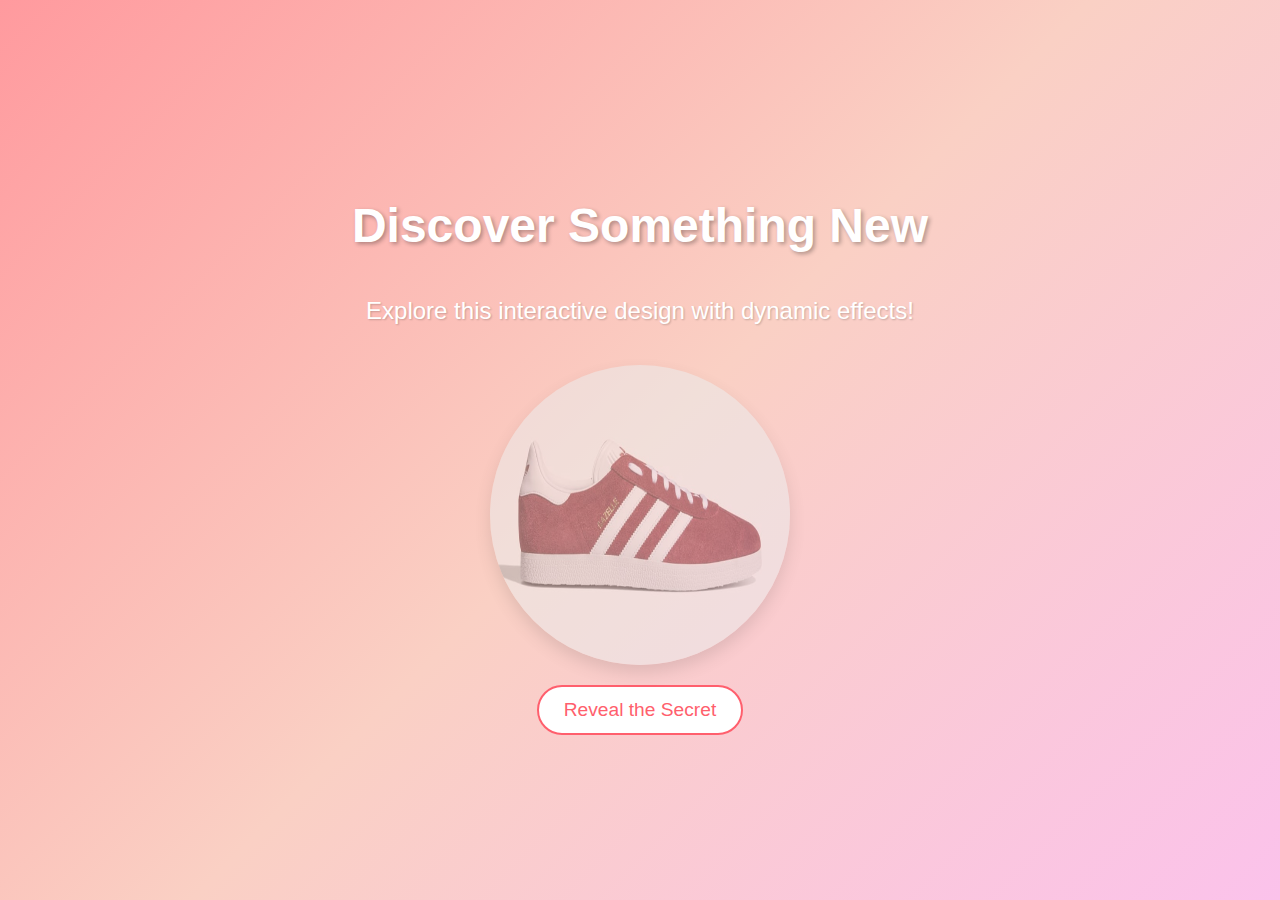
<file: Day-1/index.html>
<!DOCTYPE html>
<html lang="en">

<head>
    <meta charset="UTF-8">
    <meta name="viewport" content="width=device-width, initial-scale=1.0">
    <title>Interactive Webpage</title>
    <link rel="stylesheet" href="./style.css">
</head>

<body>
    <h1>Discover Something New</h1>
    <p>Explore this interactive design with dynamic effects!</p>

    <div class="image-container">
        <img src="./images/adidas-red-1.jpg" alt="Creative Design">
    </div>

    <input type="checkbox" id="toggleSection">
    <label for="toggleSection">Reveal the Secret</label>

    <div class="hidden-section">
        <h2>Congratulations!</h2>
        <p>You have unlocked a hidden message. Keep exploring and learning!</p>
    </div>
</body>

</html>
</file>
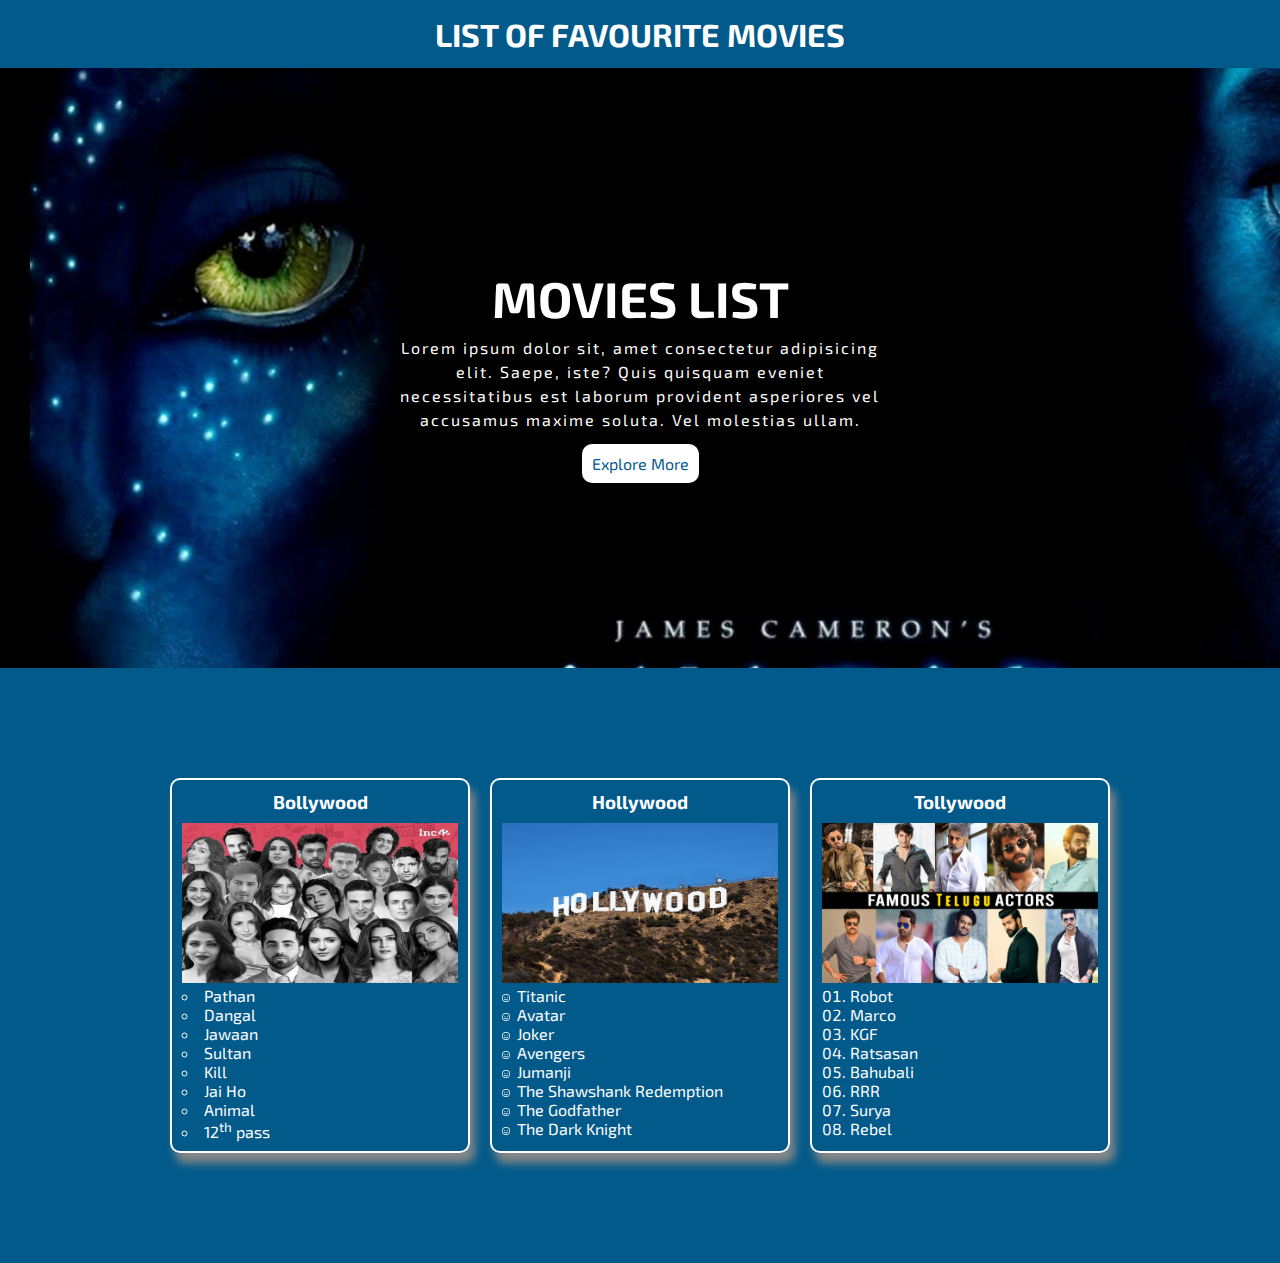
<file: Day-2/index.html>
<!DOCTYPE html>
<html lang="en">

<head>
    <meta charset="UTF-8">
    <meta name="viewport" content="width=device-width, initial-scale=1.0">
    <title>List of favorite Movies</title>
    <link rel="stylesheet" href="./style.css">
    <link rel="preconnect" href="https://fonts.googleapis.com">
    <link rel="preconnect" href="https://fonts.gstatic.com" crossorigin>
    <link href="https://fonts.googleapis.com/css2?family=Exo+2:ital,wght@0,100..900;1,100..900&display=swap" rel="stylesheet">
</head>

<body>
    <header>
        <h1>LIST OF FAVOURITE MOVIES</h1>
    </header>
    <main>
        <section class="hero-section">
            <div class="hero-container">
                <h2>MOVIES LIST</h2>
                <p>Lorem ipsum dolor sit, amet consectetur adipisicing elit. Saepe, iste? Quis quisquam eveniet necessitatibus est laborum provident asperiores vel accusamus maxime soluta. Vel molestias ullam.</p>
                <a href="javascript:void(0);">Explore More</a>
            </div>
        </section>
    </main>
    <section class="movie-section">
        <div class="movies-list">
            <div class="movie-card bollywood">
                <h3>Bollywood</h3>
                <img src="./images/bollywood.jpg" alt="Bollywood">
                <ul>
                    <li>Pathan</li>
                    <li>Dangal</li>
                    <li>Jawaan</li>
                    <li>Sultan</li>
                    <li>Kill</li>
                    <li>Jai Ho</li>
                    <li>Animal</li>
                    <li>12<sup>th</sup> pass</li>
                </ul>
            </div>
            <div class="movie-card hollywood">
                <h3>Hollywood</h3>
                <img src="./images/hollywood.jpg" alt="Bollywood">
                <ul>
                    <li>Titanic</li>
                    <li>Avatar</li>
                    <li>Joker</li>
                    <li>Avengers</li>
                    <li>Jumanji</li>
                    <li>The Shawshank Redemption</li>
                    <li>The Godfather</li>
                    <li>The Dark Knight</li>
                </ul>
            </div>
            <div class="movie-card tollywood">
                <h3>Tollywood</h3>
                <img src="./images/tollywood.jpg" alt="Bollywood">
                <ul>
                    <li>Robot</li>
                    <li>Marco</li>
                    <li>KGF</li>
                    <li>Ratsasan</li>
                    <li>Bahubali</li>
                    <li>RRR</li>
                    <li>Surya</li>
                    <li>Rebel</li>
                </ul>
            </div>
        </div>
    </section>
</body>

</html>
</file>
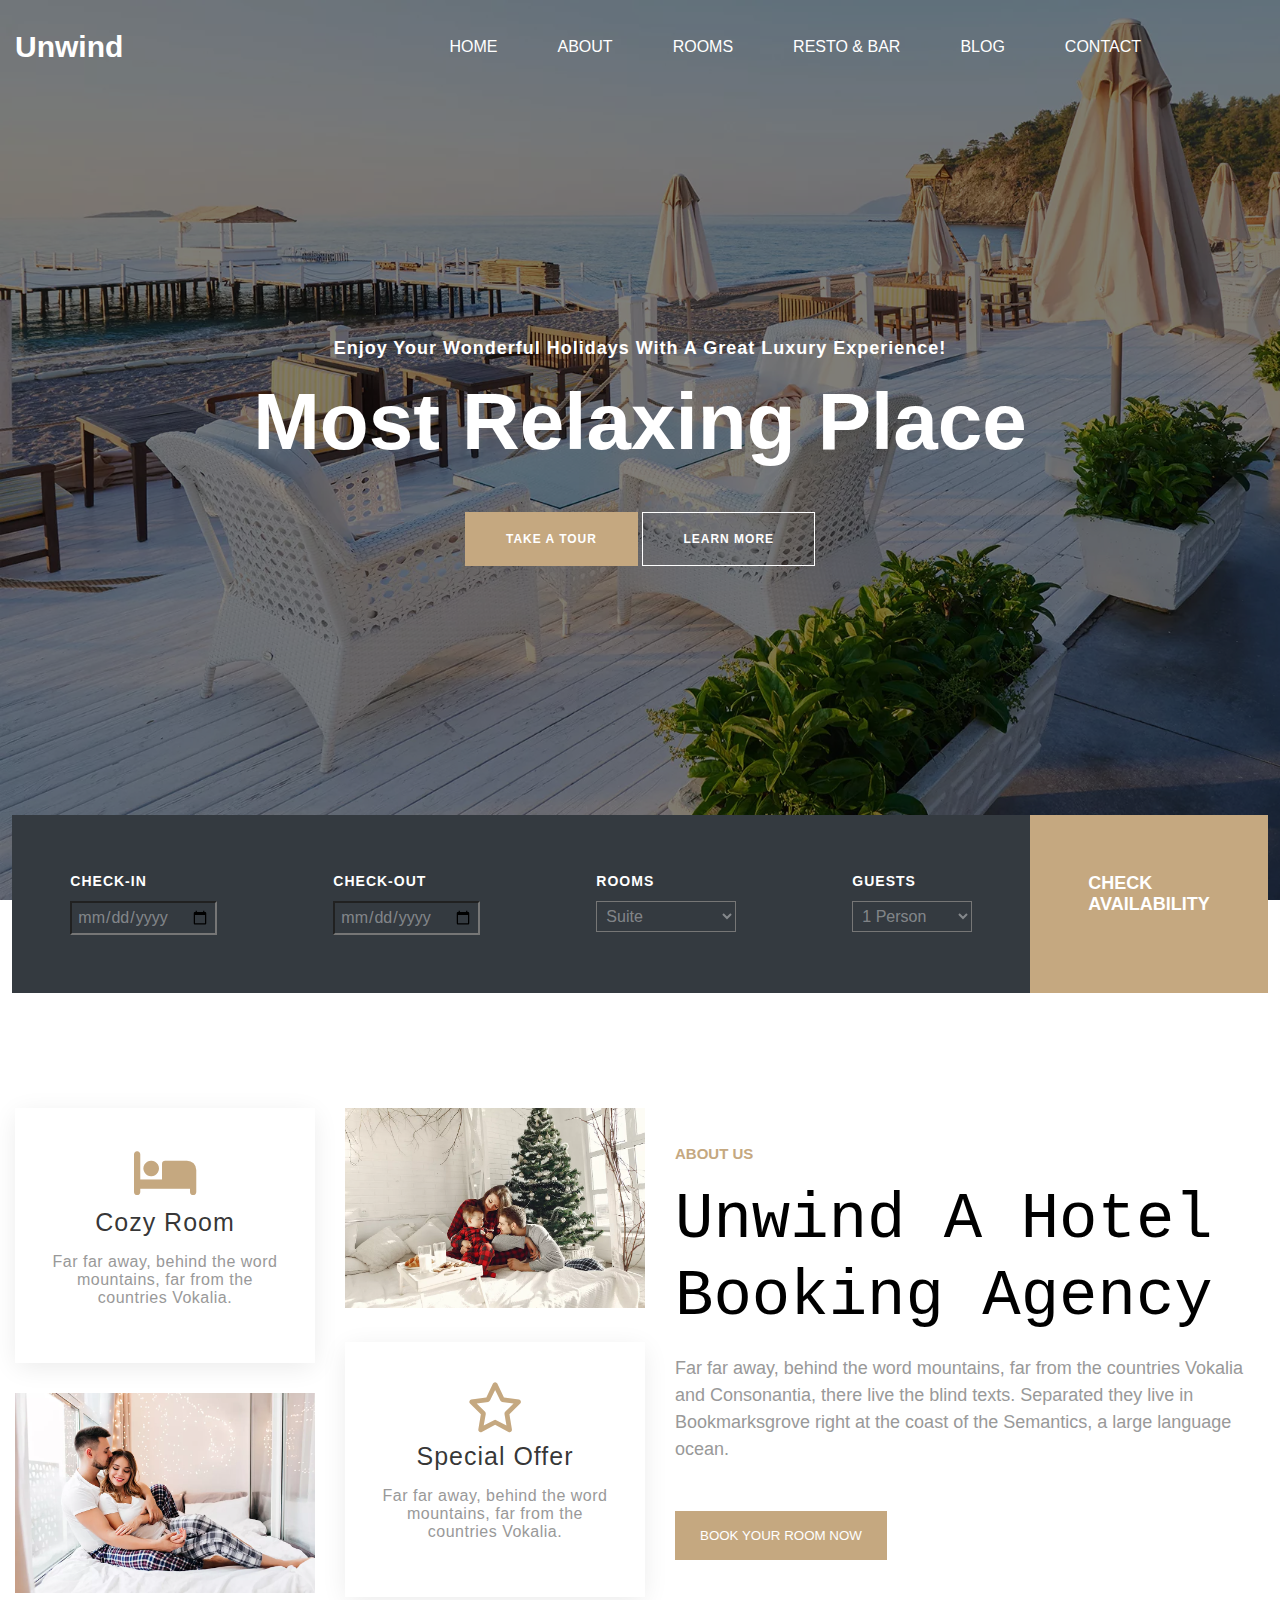
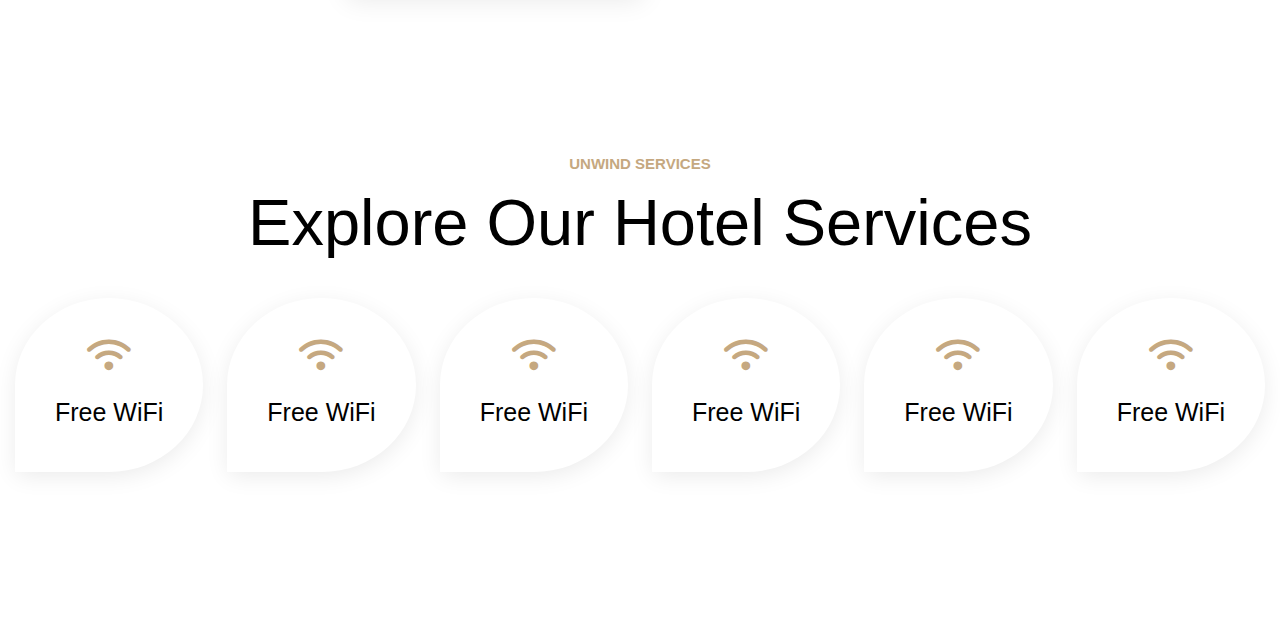
<file: Day-4/index.html>
<!DOCTYPE html>
<html lang="en">

<head>
    <meta charset="UTF-8">
    <meta name="viewport" content="width=device-width, initial-scale=1.0">
    <title>Unwind-Hotel Booking</title>
    <link rel="stylesheet" href="./style.css">
    <link rel="stylesheet" href="https://cdnjs.cloudflare.com/ajax/libs/font-awesome/6.7.2/css/all.min.css">
    <link rel="stylesheet" href="./media.css">
</head>

<body>
    <header class="header-section">
        <div class="container">
            <div class="header-row">
                <div class="navbar">
                    <div class="logo">
                        <a href="javascript:void(0);">
                            <h2>Unwind</h2>
                        </a>
                    </div>
                    <nav>
                        <ul>
                            <li class="header-tab">HOME</li>
                            <li class="header-tab">ABOUT</li>
                            <li class="header-tab">ROOMS</li>
                            <li class="header-tab">RESTO & BAR</li>
                            <li class="header-tab">BLOG</li>
                            <li class="header-tab">CONTACT</li>
                            <li>
                                <a href="javascript:void(0);">
                                    <i class="fa-solid fa-bars"></i>
                                </a>
                            </li>
                        </ul>
                    </nav>
                </div>
            </div>
        </div>
    </header>
    <section class="hero-section">
        <div class="container">
            <div class="hero-row">
                <div class="hero-content">
                    <p>Enjoy Your Wonderful Holidays With A Great Luxury Experience!</p>
                    <h1>Most Relaxing Place</h1>
                    <div class="hero-btn">
                        <button class="button btn-primary">
                            TAKE A TOUR
                        </button>
                        <button class="button btn-secondary">
                            LEARN MORE
                        </button>
                    </div>
                </div>
            </div>
        </div>
    </section>

    <section class="booking-section">
        <div class="container">
            <div class="booking-row">
                <form class="booking-details">
                    <div class="details-div">
                        <div class="form-group input check-in">
                            <p>CHECK-IN</p>
                            <input type="date" placeholder="Check-In-Date">
                        </div>
                    </div>
                    <div class="details-div">
                        <div class="form-group input check-out">
                            <p>CHECK-OUT</p>
                            <input type="date" placeholder="Check-Out-Date">
                        </div>
                    </div>
                    <div class="details-div">
                        <div class="form-group input rooms">
                            <p>ROOMS</p>
                            <select>
                                <option>Suite</option>
                                <option>Family Rooms</option>
                                <option>Classic Room</option>
                                <option>Superior Room</option>
                                <option>Luxury Room</option>
                            </select>
                        </div>
                    </div>
                    <div class="details-div">
                        <div class="form-group input check-in">
                            <p>GUESTS</p>
                            <select>
                                <option>1 Person</option>
                                <option>2 Person</option>
                                <option>3-6 Person</option>
                                <option>7-10 Person</option>
                                <option>10+ <Person></Person>
                                </option>
                            </select>
                        </div>
                    </div>
                    <div class="details-div check-btn">
                        <div class="form-group check-btn">
                            <a href="javascript:void(0);">
                                <span>CHECK <br />AVAILABILITY</span>
                            </a>
                        </div>
                    </div>
                </form>
            </div>
        </div>
    </section>

    <section class="about-us">
        <div class="container">
            <div class="about-row">
                <div class="about-left">
                    <div class="cozzy-room">
                        <div class="card about-card">
                            <a href="javascript:void(0);">
                                <i class="fa-solid fa-bed"></i>
                            </a>
                            <h3>Cozy Room</h3>
                            <p>Far far away, behind the word mountains, far from the countries Vokalia.</p>

                        </div>
                        <div class="cozy-img about-card">
                            <a href="javascipt:void(0);">
                                <img src="./images/f-services.jpg" alt="img1">
                            </a>
                        </div>

                    </div>
                    <div class="special-offers">
                        <div class="offer-img about-card">
                            <a href="javascript:void(0);">
                                <img src="./images/f-services-2.jpg.webp" alt="img-2">
                            </a>
                        </div>
                        <div class="card about-card">
                            <a href="javascript:void(0);">
                                <i class="fa-regular fa-star"></i>
                            </a>
                            <h3>Special Offer</h3>
                            <p>Far far away, behind the word mountains, far from the countries Vokalia.</p>
                        </div>
                    </div>
                </div>
                <div class="about-right">
                    <div class="about-content">
                        <h5>ABOUT US</h5>
                        <h2>Unwind A Hotel Booking Agency</h2>
                        <p>Far far away, behind the word mountains, far from the countries Vokalia and Consonantia, there live the blind texts. Separated they live in Bookmarksgrove right at the coast of the Semantics, a large language ocean.</p>
                        <div>
                            <button class="book-btn btn-primary">BOOK YOUR ROOM NOW</button>
                        </div>
                    </div>
                </div>
            </div>
        </div>
    </section>

    <section class="service-section">
        <div class="container">
            <div class="service-row">
                <div class="service-title">
                    <p>UNWIND SERVICES</p>
                    <h2>Explore Our Hotel Services</h2>
                </div>
                <div class="service-content">
                    <div class="service-card">
                        <a href="javascript:void(0);">
                            <i class="fa-solid fa-wifi"></i>
                        </a>
                        <h3>Free WiFi</h3>
                    </div>
                    <div class="service-card">
                        <a href="javascript:void(0);">
                            <i class="fa-solid fa-wifi"></i>
                        </a>
                        <h3>Free WiFi</h3>
                    </div>
                    <div class="service-card">
                        <a href="javascript:void(0);">
                            <i class="fa-solid fa-wifi"></i>
                        </a>
                        <h3>Free WiFi</h3>
                    </div>
                    <div class="service-card">
                        <a href="javascript:void(0);">
                            <i class="fa-solid fa-wifi"></i>
                        </a>
                        <h3>Free WiFi</h3>
                    </div>
                    <div class="service-card">
                        <a href="javascript:void(0);">
                            <i class="fa-solid fa-wifi"></i>
                        </a>
                        <h3>Free WiFi</h3>
                    </div>
                    <div class="service-card">
                        <a href="javascript:void(0);">
                            <i class="fa-solid fa-wifi"></i>
                        </a>
                        <h3>Free WiFi</h3>
                    </div>
                </div>
            </div>
        </div>
    </section>

</body>

</html>
</file>
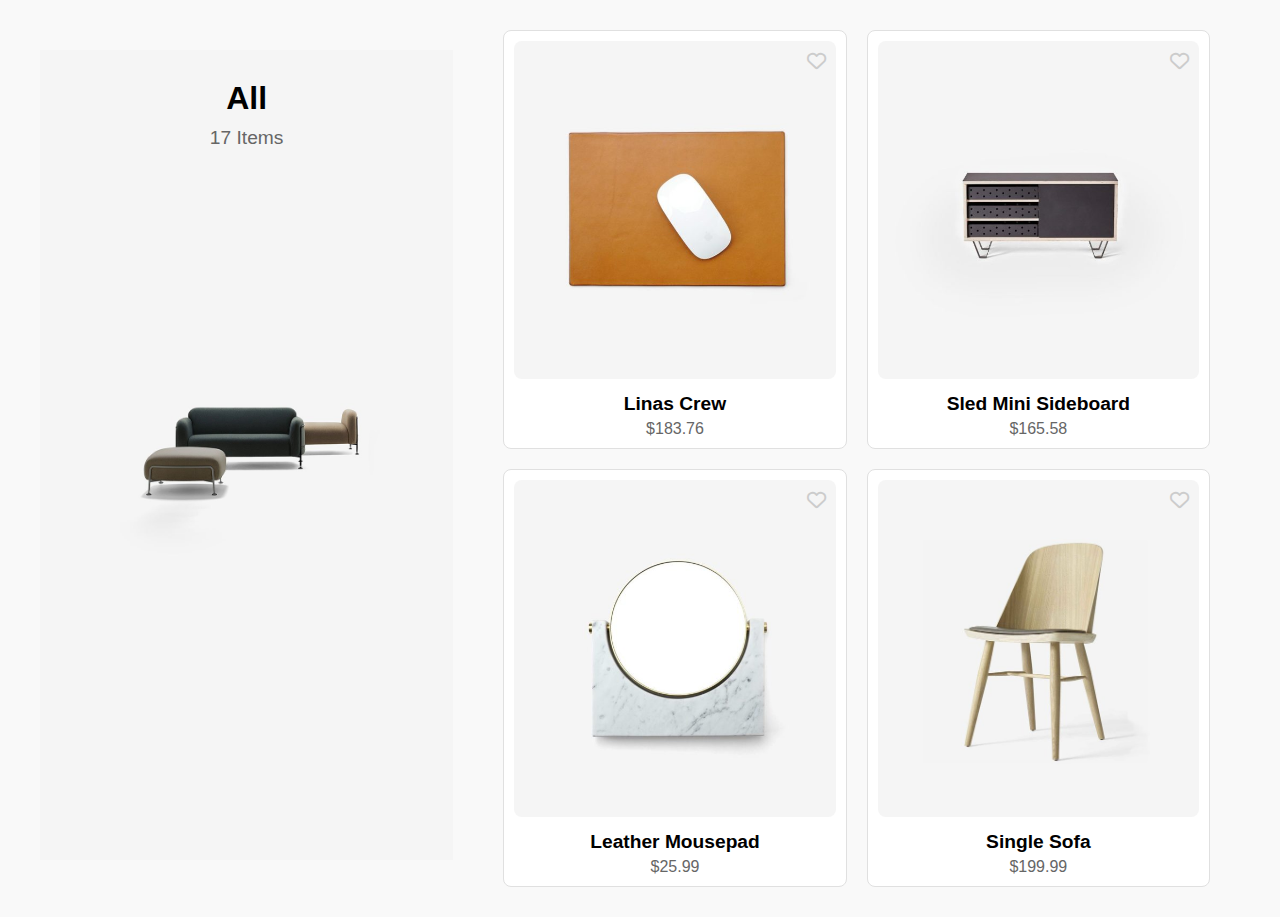
<file: Day-5/index.html>
<!DOCTYPE html>
<html lang="en">

<head>
    <meta charset="UTF-8">
    <meta name="viewport" content="width=device-width, initial-scale=1.0">
    <title>Flex-box Section</title>
    <link rel="stylesheet" href="https://cdnjs.cloudflare.com/ajax/libs/font-awesome/6.7.2/css/all.min.css">
    <link rel="stylesheet" href="./style.css">
</head>

<body>
    <div class="container">
        <div class="row">
            <!-- Left Section -->
            <div class="left">
                <div class="big-img">
                    <div class="main-description">
                        <h2>All</h2>
                        <p>17 Items</p>
                    </div>
                    <a href="javascript:void(0);">
                        <img src="./images/big-img1.jpg" alt="left-big-img">
                    </a>
                </div>
            </div>
            <!-- Right Section -->
            <div class="right">
                <!-- Card 1 -->
                <div class="card1">
                    <div class="img">
                        <a href="javascript:void(0);">
                            <img src="./images/1-24-600x675.jpg" alt="img-1">
                        </a>
                        <a href="javascript:void(0);" class="heart-icon">
                            <i class="fa-regular fa-heart"></i>
                        </a>
                    </div>
                    <div class="description">
                        <h3>Linas Crew</h3>
                        <p>$183.76</p>
                    </div>
                </div>
                <!-- Card 2 -->
                <div class="card1">
                    <div class="img">
                        <a href="javascript:void(0);">
                            <img src="./images/1-29-600x675.jpg" alt="img-2">
                        </a>
                        <a href="javascript:void(0);" class="heart-icon">
                            <i class="fa-regular fa-heart"></i>
                        </a>
                    </div>
                    <div class="description">
                        <h3>Sled Mini Sideboard</h3>
                        <p>$165.58</p>
                    </div>
                </div>
                <!-- Card 3 -->
                <div class="card1">
                    <div class="img">
                        <a href="javascript:void(0);">
                            <img src="./images/1-33-600x675.jpg" alt="img-3">
                        </a>
                        <a href="javascript:void(0);" class="heart-icon">
                            <i class="fa-regular fa-heart"></i>
                        </a>
                    </div>
                    <div class="description">
                        <h3>Leather Mousepad</h3>
                        <p>$25.99</p>
                    </div>
                </div>
                <!-- Card 4 -->
                <div class="card1">
                    <div class="img">
                        <a href="javascript:void(0);">
                            <img src="./images/home1_images_cate2.jpg" alt="img-4">
                        </a>
                        <a href="javascript:void(0);" class="heart-icon">
                            <i class="fa-regular fa-heart"></i>
                        </a>
                    </div>
                    <div class="description">
                        <h3>Single Sofa</h3>
                        <p>$199.99</p>
                    </div>
                </div>
            </div>
        </div>
    </div>
</body>

</html>
</file>
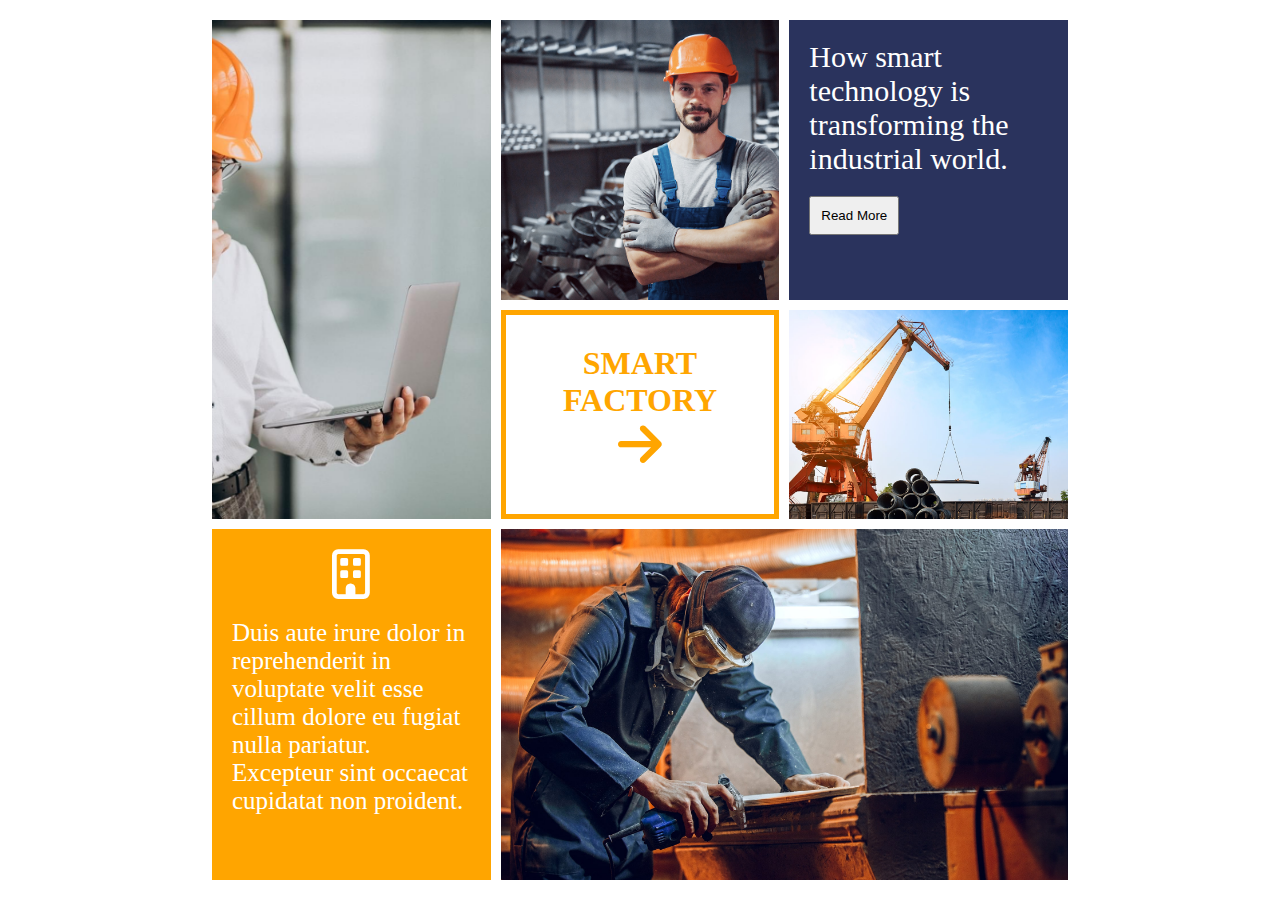
<file: Day-6/index.html>
<!DOCTYPE html>
<html lang="en">

<head>
    <meta charset="UTF-8">
    <meta name="viewport" content="width=device-width, initial-scale=1.0">
    <title>Layout-Css Grid</title>
    <link rel="stylesheet" href="./style.css">
    <link rel="stylesheet" href="https://cdnjs.cloudflare.com/ajax/libs/font-awesome/6.7.2/css/all.min.css">
</head>

<body>
    <div class="container">
        <div class="item item1">
            <a href="javascript:void(0);">
                <img src="./images/img1.jpg" alt="img1" class="img1">
            </a>
        </div>
        <div class="item item2">
            <a href="javascript:void(0);">
                <img src="./images/img2.jpg" alt="img2" class="img2">
            </a>
        </div>
        <div class="item item3">
            <p>
                How smart technology is transforming the industrial world.
            </p>
            <div class="button">
                <button>Read More</button>
            </div>
        </div>
        <div class="item item4">
            <h1>SMART FACTORY</h1>
            <a href="javascript:void(0);">
                <i class="fa-solid fa-arrow-right"></i>
            </a>
        </div>
        <div class="item item5">
            <a href="javascript:void(0);">
                <img src="./images/img3.jpg" alt="img3" class="img-5">
            </a>
        </div>
        <div class="item item6">
            <a href="javascript:void(0);">
                <i class="fa-regular fa-building"></i>
            </a>
            <div>
                <p>
                    Duis aute irure dolor in reprehenderit in voluptate velit esse cillum dolore eu fugiat nulla pariatur. Excepteur sint occaecat cupidatat non proident.
                </p>
            </div>
        </div>
        <div class="item item7">
            <a href="javascript:void(0);">
                <img src="./images/img4.jpg" alt="img4" class="img7">
            </a>
        </div>
    </div>
</body>

</html>
</file>
<file: Day-1/style.css>
body {
  font-family: "Arial", sans-serif;
  margin: 0;
  padding: 0;
  display: flex;
  flex-direction: column;
  align-items: center;
  justify-content: center;
  min-height: 100vh;
  background: linear-gradient(135deg, #ff9a9e, #fad0c4, #fbc2eb);
  /* background-size: 400% 400%; */
}

h1 {
  color: white;
  font-size: 3rem;
  text-align: center;
  text-shadow: 2px 2px 4px rgba(0, 0, 0, 0.3);
  margin-bottom: 20px;
}

p {
  color: white;
  font-size: 1.5rem;
  text-align: center;
  margin-bottom: 40px;
  text-shadow: 1px 1px 2px rgba(0, 0, 0, 0.2);
}

.image-container {
  position: relative;
  width: 300px;
  height: 300px;
  margin-bottom: 20px;
}

.image-container img {
  width: 100%;
  height: 100%;
  border-radius: 50%;
  box-shadow: 0 8px 15px rgba(0, 0, 0, 0.2);
  opacity: 0.5;
  transition: transform 0.5s ease, opacity 0.5s ease;
}

.image-container img:hover {
  transform: scale(1.1);
  opacity: 1;
}

.hidden-section {
  display: none;
  text-align: center;
  color: #333;
  background: #fff;
  padding: 20px;
  margin-top: 20px;
  border-radius: 10px;
  box-shadow: 0 4px 10px rgba(0, 0, 0, 0.2);
}

.hidden-section p {
  color: #333;
}

input[type="checkbox"] {
  display: none;
}

label {
  padding: 12px 25px;
  background-color: white;
  color: #ff5f6d;
  font-size: 1.2rem;
  border: 2px solid #ff5f6d;
  border-radius: 25px;
  cursor: pointer;
  transition: all 0.3s ease;
}

label:hover {
  background-color: #ff5f6d;
  color: white;
}

input[type="checkbox"]:checked + label + .hidden-section {
  display: block;
}
</file>
<file: Day-2/style.css>
* {
  margin: 0;
  padding: 0;
  box-sizing: border-box;
  font-family: "Exo 2", serif;
  font-optical-sizing: auto;
}
header h1 {
  text-align: center;
  padding: 15px;
  background-color: #025a8a;
  color: white;
}
.hero-section {
  display: flex;
  background-image: url(./images/hero-poster.jpg);
  background-repeat: no-repeat;
  background-size: cover;
  height: 600px;
  background-attachment: fixed;
}

.hero-container {
  max-width: 500px;
  color: white;
  margin: auto;
  line-height: 1.5;
  text-align: center;
}

.hero-container h2 {
  font-size: 50px;
}
.hero-container p {
  letter-spacing: 2px;
  margin-bottom: 20px;
}
.hero-container a {
  background-color: white;
  color: #025a8a;
  padding: 10px;
  margin-top: 30px;
  border-radius: 10px;
  text-decoration: none;
  text-align: center;
}
.movie-section {
  background-color: #025a8a;
}
.movies-list {
  padding: 100px;
  display: flex;
  flex-wrap: wrap;
  justify-content: center;
}
.movie-card {
  width: 300px;
  padding: 10px;
  border: 2px solid white;
  border-radius: 10px;
  margin: 10px;
  transition: all 0.3s ease-in-out;
  box-shadow: 5px 10px 10px #888888;
}
.movie-card:hover {
  transform: translateY(-20px);
}
.movie-card img {
  width: 100%;
  height: 160px;
}
.movie-card h3 {
  margin-bottom: 10px;
  text-align: center;
  color: white;
}
.movie-card ul li {
  color: white;
}
.bollywood ul li {
  list-style-position: inside;
  list-style-type: circle;
}
.hollywood ul li {
  list-style-position: inside;
  list-style-image: url(./images/smile.svg);
}
.tollywood ul li {
  list-style-position: inside;
  list-style-type: decimal-leading-zero;
}
@media (max-width: 530px) {
  .movies-list {
    padding: 30px;
  }
}
</file>
<file: Day-4/style.css>
* {
  margin: 0;
  padding: 0;
  box-sizing: border-box;
  font-family: "Nunito", Arial, sans-serif;
}
.container {
  max-width: 1320px;
  margin: auto;
  padding: 0px 15px;
}
.header-row {
  max-width: 1320px;
  position: absolute;
  width: 95vw;
}
.navbar {
  margin: 30px 0px;
  display: flex;
  justify-content: space-between;
  align-items: center;
}
.logo a {
  text-decoration: none;
  color: black;
}
.logo h2 {
  font-size: 24px;
  font-size: 30px;
  color: white;
}
nav ul {
  display: flex;
}
nav ul li {
  color: white;
  list-style: none;
  margin: 0px 30px;
}
nav ul li a {
  color: white;
  display: none;
  font-size: 30px;
}
/* HERO SECTION------------------------------------------------------------------------------------------------------------------------------------------------------ */

.hero-section {
  position: relative;
  min-height: 100vh;
  display: flex;
}

.hero-section::before {
  content: "";
  position: absolute;
  width: 100%;
  height: 100%;
  background-image: url(./images/bg_1.jpg.webp);
  background-repeat: no-repeat;
  background-size: cover;
  background-color: rgba(0, 0, 0, 0.5);
  background-blend-mode: overlay;
  z-index: -1;
}

.hero-content {
  line-height: 1.5;
  position: relative;
  text-align: center;
  color: white;
}
.hero-content p {
  font-size: 18px;
  font-weight: 700;
  letter-spacing: 1px;
}
.hero-content h1 {
  font-family: "Segoe UI", Tahoma, Geneva, Verdana, sans-serif;
  font-size: 80px;
  color: white;
}
.hero-btn {
  margin-top: 30px;
}
.button {
  padding: 19px 40px;
  cursor: pointer;
  font-size: 12px;
  font-weight: 700;
  text-transform: uppercase;
  letter-spacing: 1px;
}
.btn-primary {
  background: #c5a880;
  border: 1px solid #c5a880;
  color: #fff;
}
.btn-secondary {
  border: 1px solid white;
  background: transparent;
  color: #fff;
}

/* BOOKING-DETAILS----------------------------------------------------------------------------------------------------------------------------------------------------------------- */
.booking-row {
  position: relative;
  bottom: 85px;
}
.booking-details {
  display: flex;
  justify-content: center;
}
.details-div {
  padding: 58px 34px;
  background-color: #343a40;
}
.form-group {
  padding: 0px 24px;
}
.form-group p {
  color: white;
  font-size: 14px;
  font-weight: 700;
  margin-bottom: 12px;
  letter-spacing: 1px;
}
.check-btn {
  background-color: #c5a880;
}
.check-btn a {
  text-decoration: none;
  color: white;
  font-size: 18px;
  font-weight: 700;
}
.details-div input,
select {
  font-size: 16px;
  color: #ffffff66;
  background-color: transparent;
  padding: 5px;
}

/* ABOUT-US-------------------------------------------------------------------------------------------------------------------------------------------------------------- */
.about-row {
  display: flex;
  /* flex-wrap: wrap; */
}
.about-left {
  display: flex;
}
.about-card {
  max-width: 300px;
  margin: 30px 0px;
}

.about-card img {
  max-width: 300px;
  max-height: 230px;
}
.card {
  text-align: center;
  padding: 40px 25px;
  box-shadow: 0px 5px 25px -2px rgba(0, 0, 0, 0.09);
}
.card a i {
  color: #c5a880;
  font-size: 50px;
}
.card h3 {
  font-family: "Segoe UI", Tahoma, Geneva, Verdana, sans-serif;
  font-size: 25px;
  font-weight: 500;
  margin: 10px 0px;
  color: #000000cc;
  letter-spacing: 1px;
}
.card p {
  font-size: 16px;
  margin: 16px 0px;
  letter-spacing: 0.5px;
  color: #999;
}
.about-left {
  gap: 30px;
}
.about-right {
  display: flex;
  align-items: center;
  margin-left: 30px;
}
.about-content h5 {
  font-size: 15px;
  color: #c5a880;
  margin-bottom: 20px;
}
.about-content h2 {
  font-size: 64px;
  font-weight: 400;
  line-height: 1.2;
  margin-bottom: 20px;
  font-family: "Courier New", Courier, monospace;
}
.about-content p {
  font-size: 18px;
  color: #999;
  margin: 0px 0px 48px;
  line-height: 1.5;
}
.book-btn {
  padding: 16px 24px;
}

/* SERVICES------------------------------------------------------------------------------------------------------------------------------------------------------------------------ */
.service-section {
  padding: 128px 0px;
}
.service-row {
  text-align: center;
}
.service-title {
  padding: 0px 12px;
  margin-bottom: 30px;
}
.service-title p {
  color: #c5a880;
  font-size: 15px;
  margin-bottom: 5px;
  font-weight: 700;
}
.service-title h2 {
  font-size: 65px;
  margin-bottom: 25px;
  line-height: 1.4;
  font-weight: 400;
}
.service-content {
  display: flex;
  flex-wrap: wrap;
  justify-content: space-between;
}
.service-card {
  max-width: 220px;
  max-height: 184px;
  padding: 40px;
  box-shadow: 0px 5px 25px -2px rgba(0, 0, 0, 0.09);
  border-radius: 50% 50% 50% 0;
  cursor: pointer;
  margin-bottom: 25px;
}
.service-card a i {
  font-size: 35px;
  color: #c5a880;
  margin-bottom: 25px;
}
.service-card h3 {
  font-size: 25px;
  margin-bottom: 5px;
  font-weight: 400;
}
</file>
<file: Day-4/media.css>
@media (max-width: 1024px) {
  .header-tab {
    display: none;
  }
  nav ul li a {
    display: block;
  }
  .about-row {
    flex-direction: column;
  }
  .about-left {
    justify-content: center;
  }
}
@media (max-width: 768px) {
  .about-left {
    flex-direction: column;
  }
  .about-card {
    max-width: 100%;
  }
  .about-card img {
    width: 100%;
  }
}
</file>
<file: Day-5/style.css>
* {
  margin: 0;
  padding: 0;
  box-sizing: border-box;
}

body {
  font-family: Arial, sans-serif;
  background-color: #f9f9f9;
}

.container {
  max-width: 1200px;
  margin: 0 auto;
}

.row {
  display: flex;
  justify-content: space-between;
  gap: 20px;
  flex-wrap: wrap;
}

/* Left Section */
.left {
  flex: 1;
  margin-top: 50px;
  padding: 30px;
  height: 90vh;
  background-color: #f5f5f5;
  display: flex;
  flex-direction: column;

  align-items: center;
}
.big-img {
  overflow: hidden;
}
.big-img img {
  width: 100%;
  height: auto;
  transition: all 0.4s ease;
}
.big-img img:hover {
  transform: scale(1.5);
}
.img img {
  position: relative;
}
.add-cart {
  position: absolute;
  bottom: 20px;
  left: 30%;
  /* transform: translateY(200%); */
}
.main-description {
  text-align: center;
  margin-bottom: 200px;
}

.main-description h2 {
  font-size: 2rem;
  margin-bottom: 10px;
}

.main-description p {
  color: #666;
  font-size: 1.2rem;
}

/* Right Section */
.right {
  flex: 2;
  display: flex;
  flex-wrap: wrap;
  gap: 20px;
  padding: 30px;
}

.card1 {
  background-color: #fff;
  border: 1px solid #e0e0e0;
  border-radius: 8px;
  overflow: hidden;
  padding: 10px;
  flex: 1 1 calc(50% - 20px);
  display: flex;
  flex-direction: column;
  align-items: center;
}

.img {
  position: relative;
  width: 100%;
  text-align: center;
}

.img img {
  width: 100%;
  height: 337.5px;
  object-fit: cover;
  border-radius: 8px;
}

.heart-icon {
  position: absolute;
  top: 10px;
  right: 10px;
  font-size: 1.2rem;
  color: #ccc;
  transition: all 0.2s ease;
}
.heart-icon:hover {
  color: red;
}

.description {
  text-align: center;
  margin-top: 10px;
}

.description h3 {
  font-size: 1.2rem;
  margin-bottom: 5px;
  font-weight: bold;
}

.description p {
  color: #666;
  font-size: 1rem;
}

/* Responsive Design */
@media (max-width: 768px) {
  .row {
    flex-direction: column;
  }

  .card1 {
    flex: 1 1 100%;
  }
}
</file>
<file: Day-6/style.css>
* {
  margin: 0;
  padding: 0;
  box-sizing: border-box;
}
.container {
  max-width: 70vw;
  height: 100vh;
  margin: 0 auto;
  padding: 20px;
  gap: 10px;
  display: grid;
  grid-template-columns: repeat(3, 1fr);
  grid-template-rows: repeat(3, auto);
}

.item1 {
  grid-row: 1/3;
  position: relative;
  overflow: hidden;
}
.img1 {
  position: absolute;
  object-fit: cover;
  width: 100%;
  height: 100%;
}
.item2 {
  position: relative;
  overflow: hidden;
}
.img2 {
  position: absolute;
  height: 100%;
  width: 100%;
  object-fit: cover;
}
.item3 {
  background-color: #2a335d;
  color: white;
  padding: 20px;
}
.item3 p {
  font-size: 30px;
  margin-bottom: 20px;
}
.button button {
  padding: 10px;
}
.item4 {
  background-color: transparent;
  border: 5px solid orange;
}
.item4 h1 {
  margin-top: 30px;
  text-align: center;
  color: orange;
}
.item4 a i {
  font-size: 50px;
  text-align: center;
  width: 100%;
  color: orange;
}
.item5 {
  position: relative;
}
.img-5 {
  position: absolute;
  object-fit: cover;
  height: 100%;
  width: 100%;
}
.item6 {
  background-color: orange;
  color: white;
  padding: 20px;
  overflow: auto;
}

.item6 a i {
  font-size: 50px;
  text-align: center;
  width: 100%;
  color: white;
}
.item6 p {
  font-size: 25px;
  margin-top: 20px;
}
.item7 {
  grid-column: 2/4;
  position: relative;
}
.img7 {
  position: absolute;
  object-fit: cover;
  height: 100%;
  width: 100%;
}

@media (max-width: 768px) {
  .container {
    grid-template-columns: 1fr;
    grid-template-rows: auto;
  }

  .item1,
  .item2,
  .item3,
  .item4,
  .item5,
  .item6,
  .item7 {
    grid-column: 1 / -1;
    grid-row: auto;
  }

  .item1,
  .item2,
  .item5,
  .item7 {
    height: 200px;
  }
  .img1 {
    width: 100%;
  }
  .img1,
  .img2,
  .img-5,
  .img7 {
    object-fit: cover;
    object-position: center;
  }

  .item4 h1 {
    font-size: 1.2rem;
  }

  .item4 a i {
    font-size: 1.5rem;
  }
}
</file>
